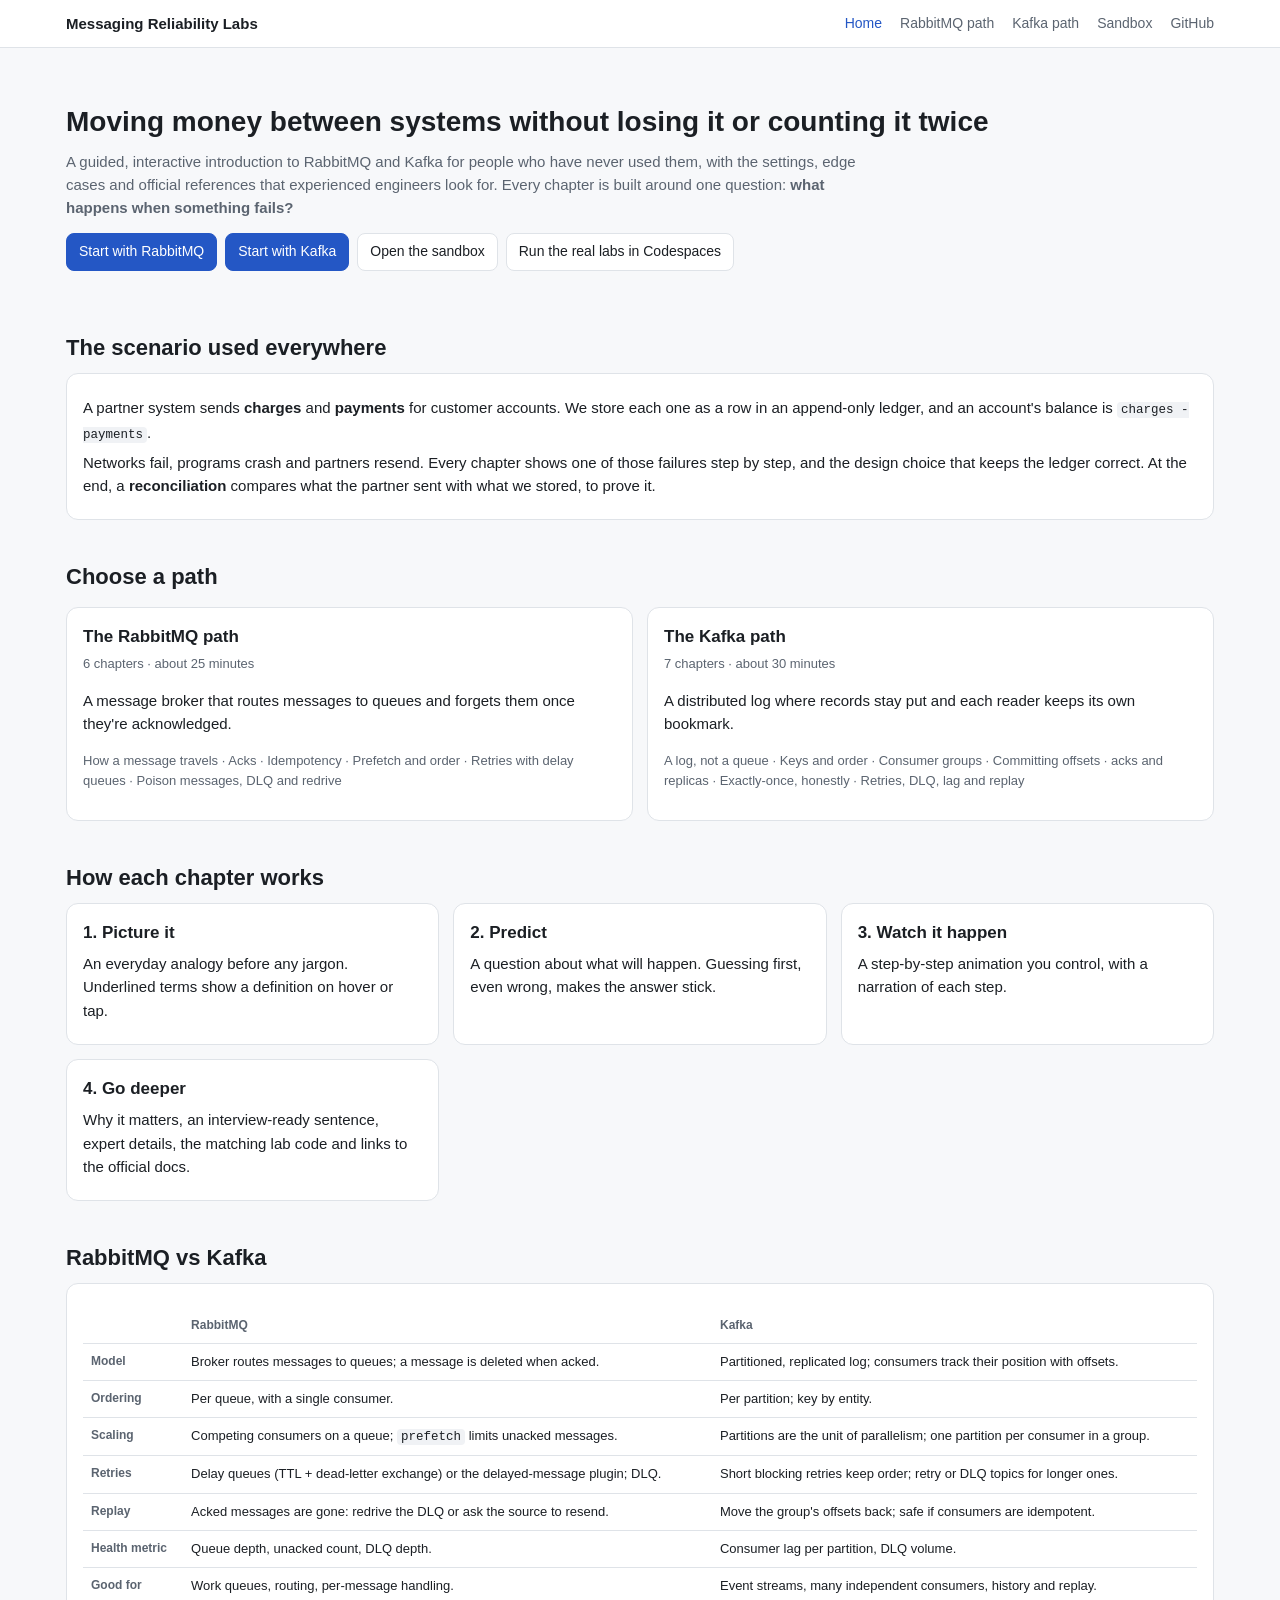
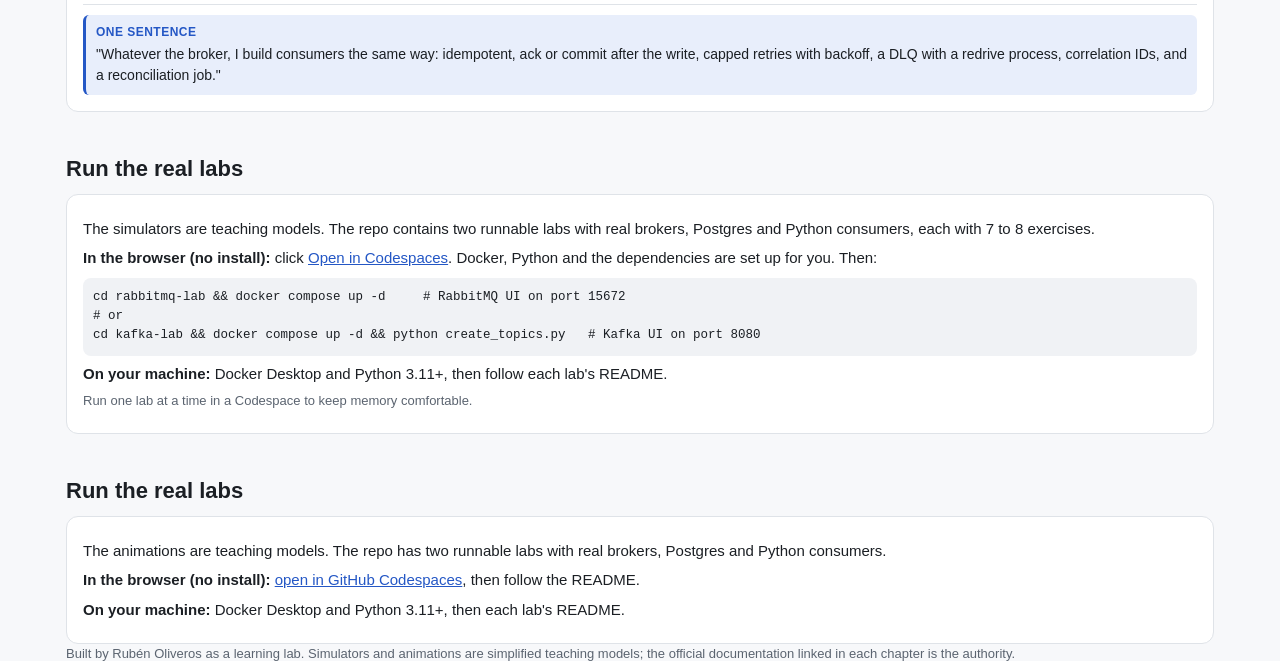
<file: docs/index.html>
<!doctype html>
<html lang="en"><head><meta charset="utf-8"><meta name="viewport" content="width=device-width, initial-scale=1">
<title>Messaging Reliability Labs</title><meta name="description" content="Learn RabbitMQ and Kafka reliability from scratch: guided interactive chapters, simulators and runnable labs.">
<link rel="stylesheet" href="assets/site.css"></head><body><div class="topbar"><div class="wrap"><a class="brand" href="index.html">Messaging Reliability Labs</a><a class="nav on" href="index.html">Home</a><a class="nav" href="rabbitmq.html">RabbitMQ path</a><a class="nav" href="kafka.html">Kafka path</a><a class="nav" href="sandbox.html">Sandbox</a><a class="nav" href="https://github.com/rubenoliveros/messaging-reliability-labs">GitHub</a></div></div>
<header style="border-bottom:0;background:transparent"><div class="wrap">
  <h1 style="margin-top:24px">Moving money between systems without losing it or counting it twice</h1>
  <p class="sub">A guided, interactive introduction to RabbitMQ and Kafka for people who have never used them, with the settings, edge cases and official references that experienced engineers look for. Every chapter is built around one question: <b>what happens when something fails?</b></p>
  <div class="btns">
    <a class="btn primary" href="rabbitmq.html">Start with RabbitMQ</a>
    <a class="btn primary" href="kafka.html">Start with Kafka</a>
    <a class="btn" href="sandbox.html">Open the sandbox</a>
    <a class="btn" href="https://codespaces.new/rubenoliveros/messaging-reliability-labs">Run the real labs in Codespaces</a>
  </div>
</div></header>
<main class="wrap">
<section id="scenario">
  <h2>The scenario used everywhere</h2>
  <div class="card">
  <p>A partner system sends <b>charges</b> and <b>payments</b> for customer accounts. We store each one as a row in an append-only ledger, and an account's balance is <code>charges - payments</code>.</p>
  <p>Networks fail, programs crash and partners resend. Every chapter shows one of those failures step by step, and the design choice that keeps the ledger correct. At the end, a <b>reconciliation</b> compares what the partner sent with what we stored, to prove it.</p>
  </div>
</section>
<section>
  <h2>Choose a path</h2>
  <div class="paths">
    <a class="pathcard" href="rabbitmq.html"><h3>The RabbitMQ path</h3><div class="meta">6 chapters · about 25 minutes</div>
      <p>A message broker that routes messages to queues and forgets them once they're acknowledged.</p>
      <p class="note">How a message travels · Acks · Idempotency · Prefetch and order · Retries with delay queues · Poison messages, DLQ and redrive</p></a>
    <a class="pathcard" href="kafka.html"><h3>The Kafka path</h3><div class="meta">7 chapters · about 30 minutes</div>
      <p>A distributed log where records stay put and each reader keeps its own bookmark.</p>
      <p class="note">A log, not a queue · Keys and order · Consumer groups · Committing offsets · acks and replicas · Exactly-once, honestly · Retries, DLQ, lag and replay</p></a>
  </div>
</section>
<section>
  <h2>How each chapter works</h2>
  <div class="grid-lessons">
    <div class="card"><h3>1. Picture it</h3><p>An everyday analogy before any jargon. Underlined terms show a definition on hover or tap.</p></div>
    <div class="card"><h3>2. Predict</h3><p>A question about what will happen. Guessing first, even wrong, makes the answer stick.</p></div>
    <div class="card"><h3>3. Watch it happen</h3><p>A step-by-step animation you control, with a narration of each step.</p></div>
    <div class="card"><h3>4. Go deeper</h3><p>Why it matters, an interview-ready sentence, expert details, the matching lab code and links to the official docs.</p></div>
  </div>
</section>
<section id="compare">
  <h2>RabbitMQ vs Kafka</h2>
  <div class="card">
    <table class="compare">
      <thead><tr><th></th><th>RabbitMQ</th><th>Kafka</th></tr></thead>
      <tbody>
        <tr><th>Model</th><td>Broker routes messages to queues; a message is deleted when acked.</td><td>Partitioned, replicated log; consumers track their position with offsets.</td></tr>
        <tr><th>Ordering</th><td>Per queue, with a single consumer.</td><td>Per partition; key by entity.</td></tr>
        <tr><th>Scaling</th><td>Competing consumers on a queue; <code>prefetch</code> limits unacked messages.</td><td>Partitions are the unit of parallelism; one partition per consumer in a group.</td></tr>
        <tr><th>Retries</th><td>Delay queues (TTL + dead-letter exchange) or the delayed-message plugin; DLQ.</td><td>Short blocking retries keep order; retry or DLQ topics for longer ones.</td></tr>
        <tr><th>Replay</th><td>Acked messages are gone: redrive the DLQ or ask the source to resend.</td><td>Move the group's offsets back; safe if consumers are idempotent.</td></tr>
        <tr><th>Health metric</th><td>Queue depth, unacked count, DLQ depth.</td><td>Consumer lag per partition, DLQ volume.</td></tr>
        <tr><th>Good for</th><td>Work queues, routing, per-message handling.</td><td>Event streams, many independent consumers, history and replay.</td></tr>
      </tbody>
    </table>
    <div class="say"><b>One sentence</b>"Whatever the broker, I build consumers the same way: idempotent, ack or commit after the write, capped retries with backoff, a DLQ with a redrive process, correlation IDs, and a reconciliation job."</div>
  </div>
</section>

<section id="run">
  <h2>Run the real labs</h2>
  <div class="card">
    <p>The simulators are teaching models. The repo contains two runnable labs with real brokers, Postgres and Python consumers, each with 7 to 8 exercises.</p>
    <p><b>In the browser (no install):</b> click <a href="https://codespaces.new/rubenoliveros/messaging-reliability-labs">Open in Codespaces</a>. Docker, Python and the dependencies are set up for you. Then:</p>
<pre>cd rabbitmq-lab &amp;&amp; docker compose up -d     # RabbitMQ UI on port 15672
# or
cd kafka-lab &amp;&amp; docker compose up -d && python create_topics.py   # Kafka UI on port 8080</pre>
    <p><b>On your machine:</b> Docker Desktop and Python 3.11+, then follow each lab's README.</p>
    <p class="note">Run one lab at a time in a Codespace to keep memory comfortable.</p>
  </div>
</section>


<section id="run">
  <h2>Run the real labs</h2>
  <div class="card">
    <p>The animations are teaching models. The repo has two runnable labs with real brokers, Postgres and Python consumers.</p>
    <p><b>In the browser (no install):</b> <a href="https://codespaces.new/rubenoliveros/messaging-reliability-labs">open in GitHub Codespaces</a>, then follow the README.</p>
    <p><b>On your machine:</b> Docker Desktop and Python 3.11+, then each lab's README.</p>
  </div>
</section>
</main><footer class="wrap">Built by Rubén Oliveros as a learning lab. Simulators and animations are simplified teaching models; the official documentation linked in each chapter is the authority.</footer>
<script src="assets/guide.js"></script></body></html>
</file>
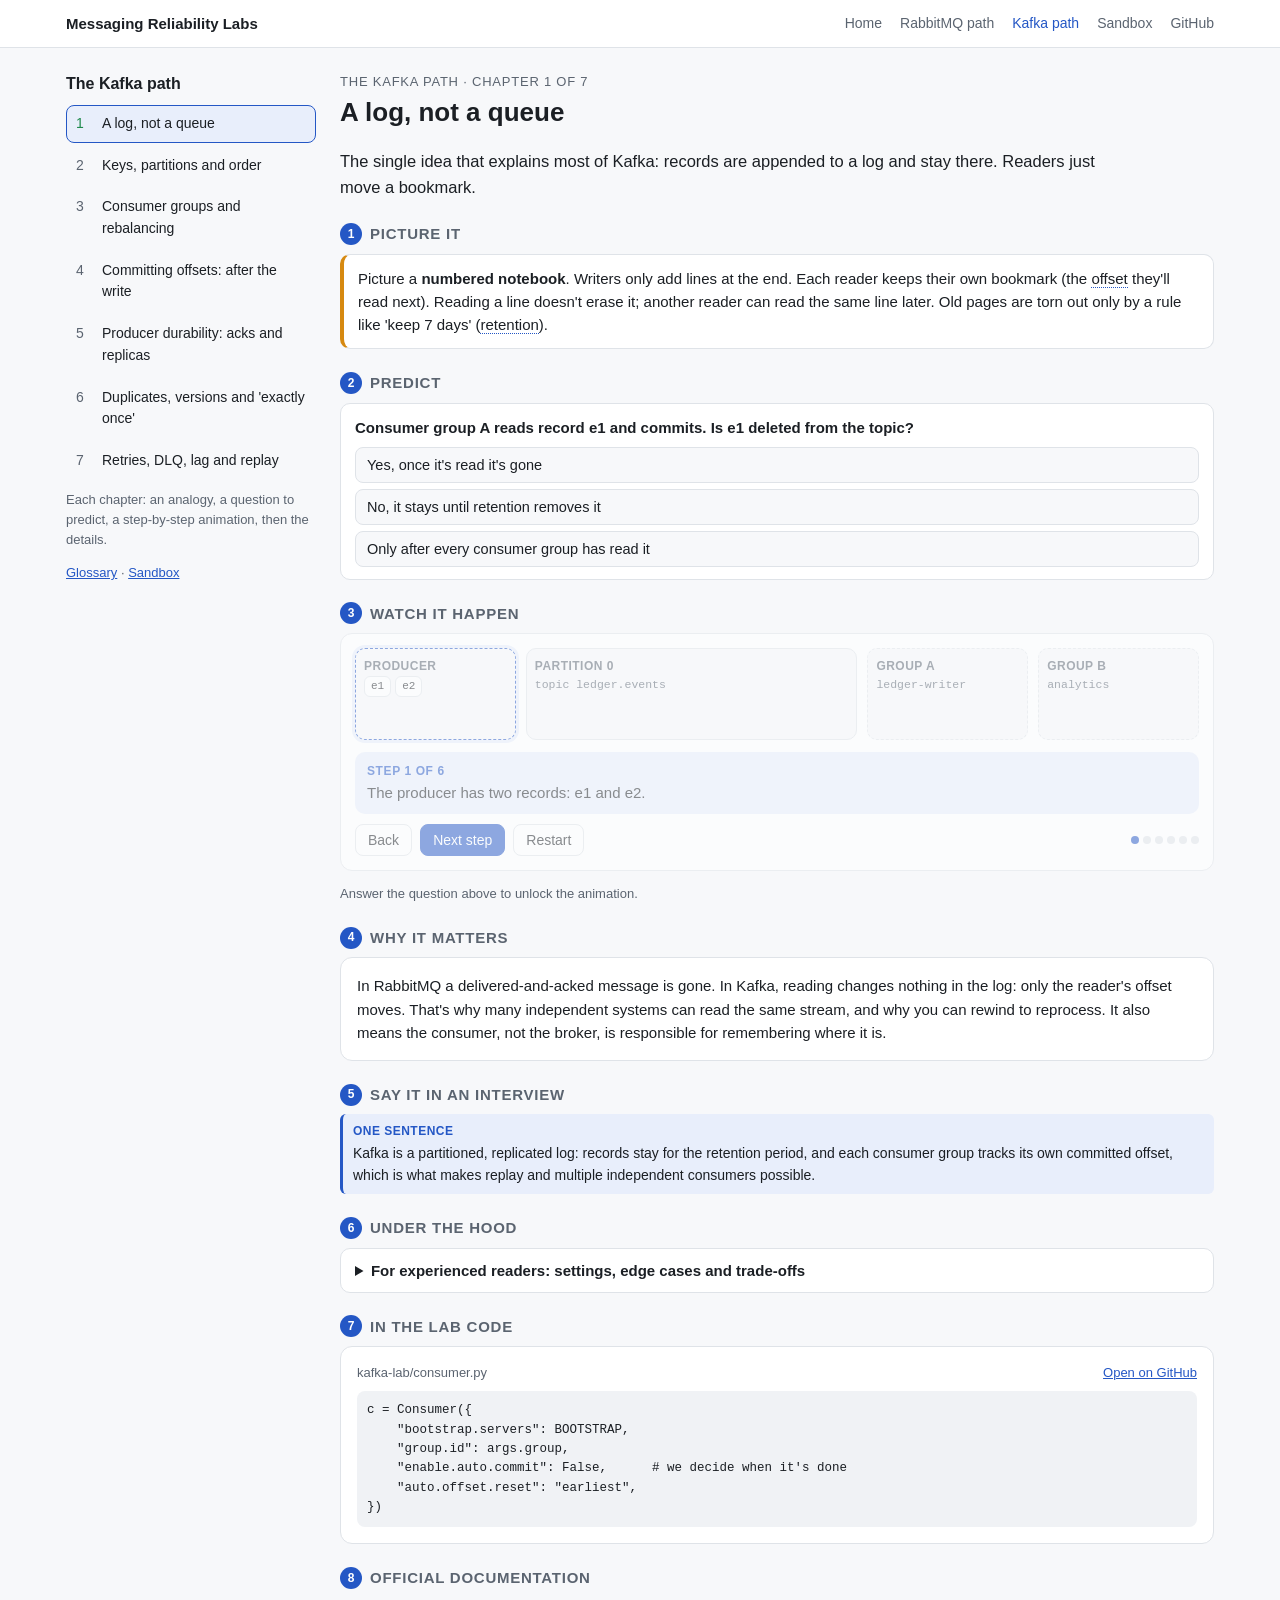
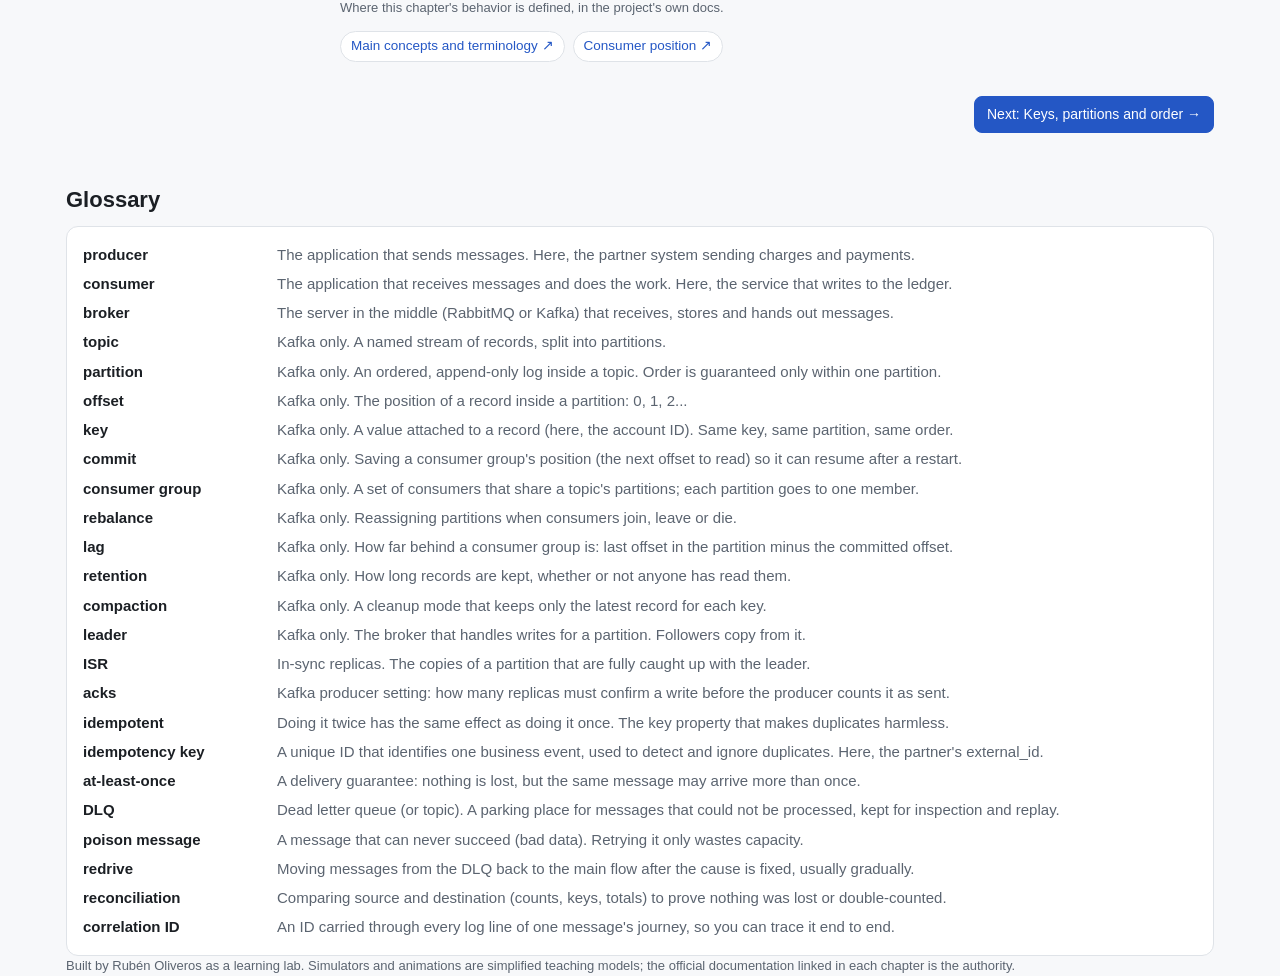
<file: docs/kafka.html>
<!doctype html>
<html lang="en"><head><meta charset="utf-8"><meta name="viewport" content="width=device-width, initial-scale=1">
<title>Kafka path · Messaging Reliability Labs</title><meta name="description" content="A guided, interactive introduction to Kafka reliability: delivery, acknowledgements, retries, ordering and replay.">
<link rel="stylesheet" href="assets/site.css"></head><body><div class="topbar"><div class="wrap"><a class="brand" href="index.html">Messaging Reliability Labs</a><a class="nav" href="index.html">Home</a><a class="nav" href="rabbitmq.html">RabbitMQ path</a><a class="nav on" href="kafka.html">Kafka path</a><a class="nav" href="sandbox.html">Sandbox</a><a class="nav" href="https://github.com/rubenoliveros/messaging-reliability-labs">GitHub</a></div></div>
<main class="wrap">
  <div class="path"><aside class="side" id="side"></aside><div id="chapter"></div></div>
  <section id="glossary" style="margin-top:40px"></section>
</main><footer class="wrap">Built by Rubén Oliveros as a learning lab. Simulators and animations are simplified teaching models; the official documentation linked in each chapter is the authority.</footer>
<script src="assets/guide.js"></script><script src="assets/kafka-chapters.js"></script>
<script>renderPath(KAFKA_PATH);</script></body></html>
</file>
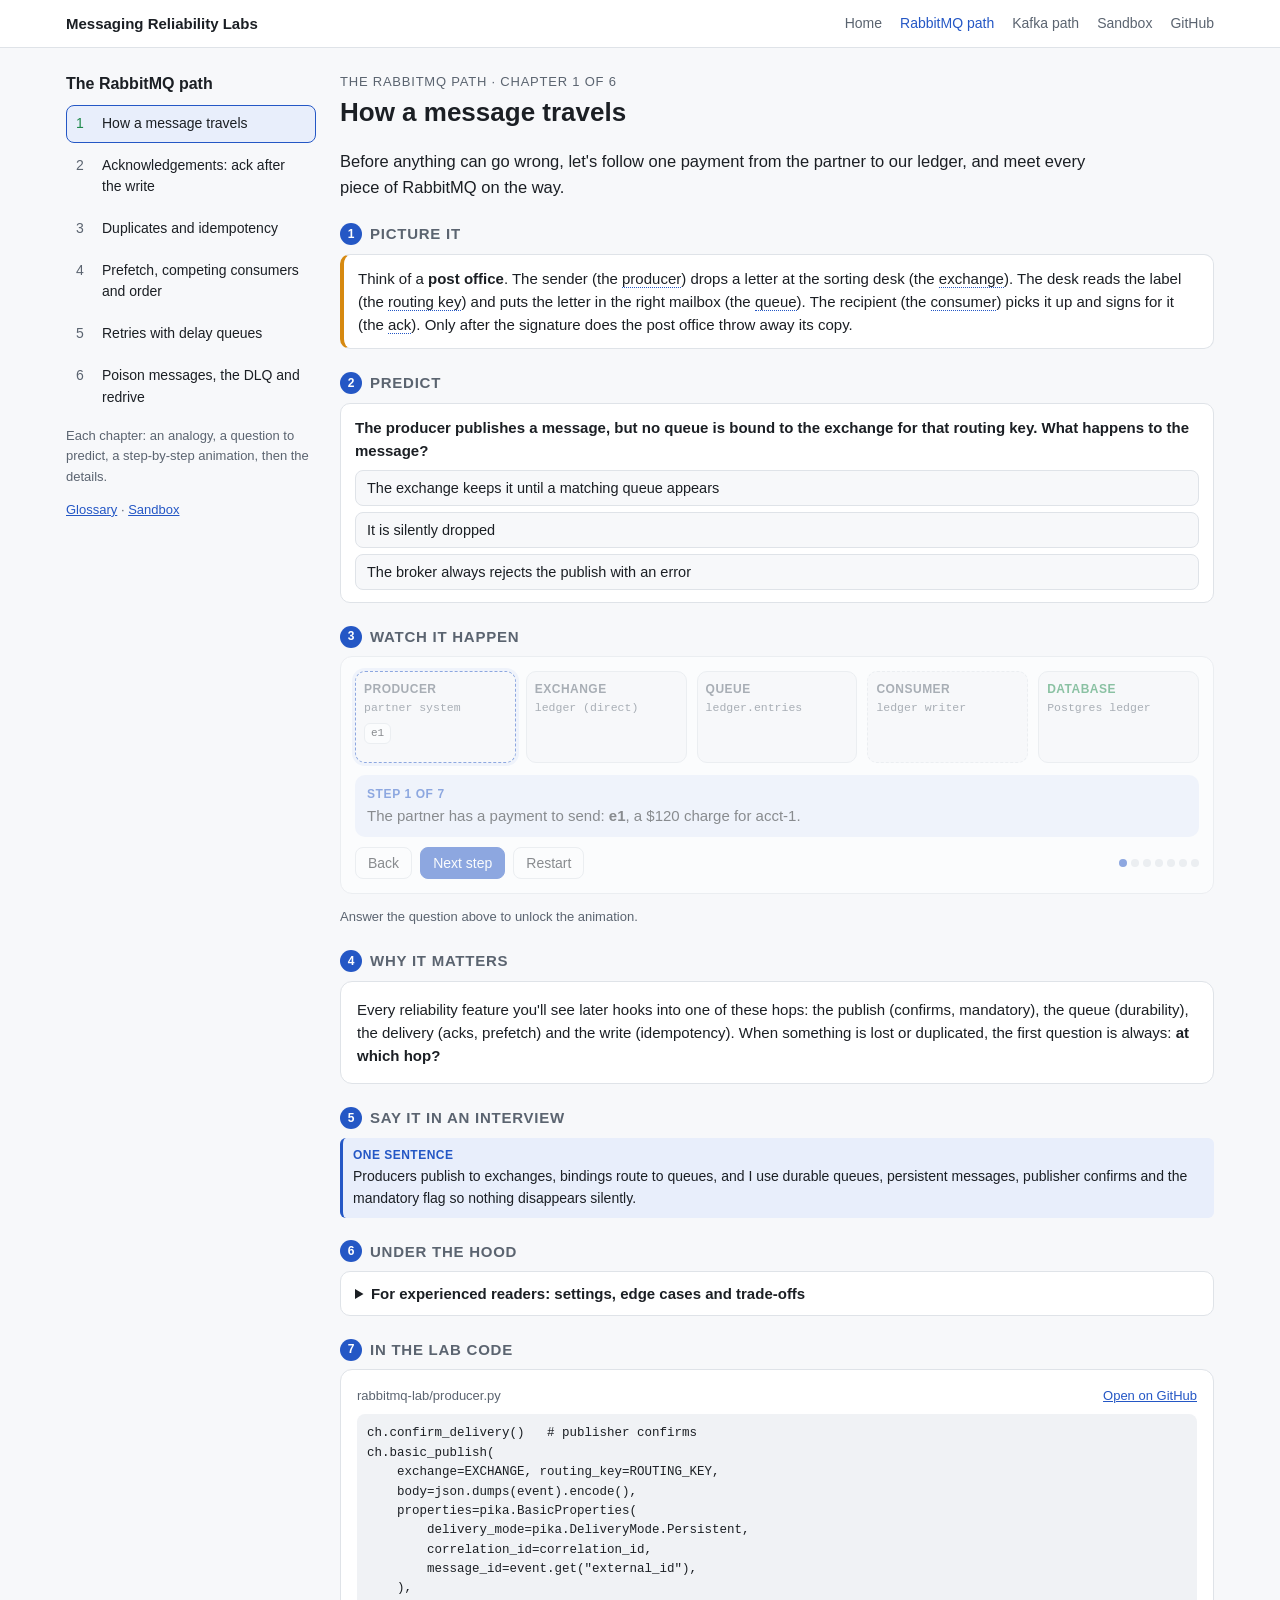
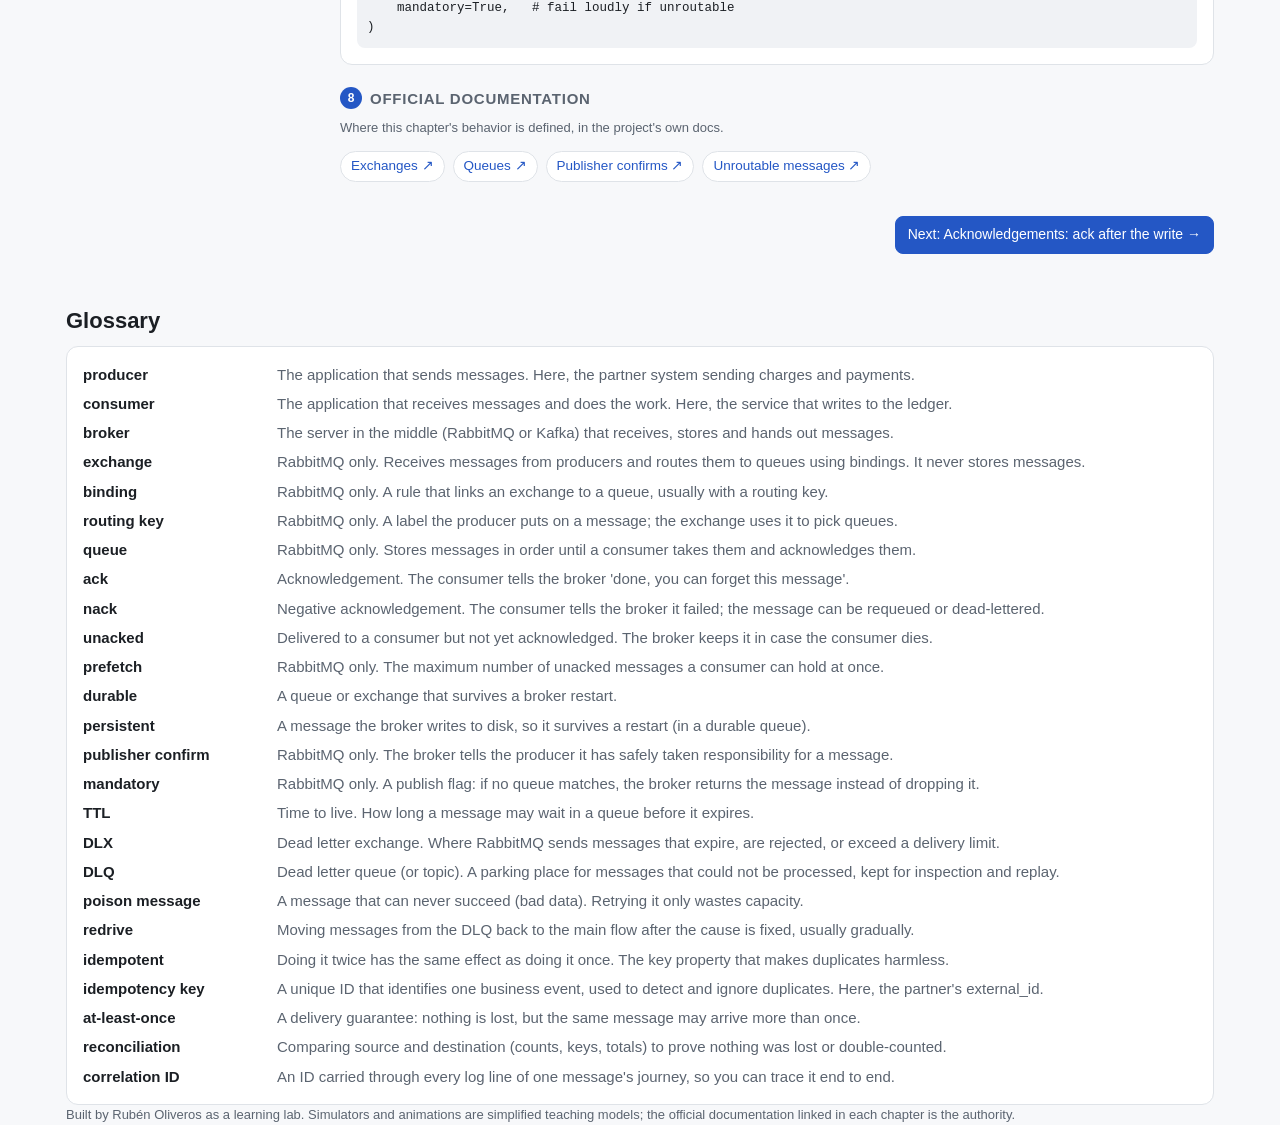
<file: docs/rabbitmq.html>
<!doctype html>
<html lang="en"><head><meta charset="utf-8"><meta name="viewport" content="width=device-width, initial-scale=1">
<title>RabbitMQ path · Messaging Reliability Labs</title><meta name="description" content="A guided, interactive introduction to RabbitMQ reliability: delivery, acknowledgements, retries, ordering and replay.">
<link rel="stylesheet" href="assets/site.css"></head><body><div class="topbar"><div class="wrap"><a class="brand" href="index.html">Messaging Reliability Labs</a><a class="nav" href="index.html">Home</a><a class="nav on" href="rabbitmq.html">RabbitMQ path</a><a class="nav" href="kafka.html">Kafka path</a><a class="nav" href="sandbox.html">Sandbox</a><a class="nav" href="https://github.com/rubenoliveros/messaging-reliability-labs">GitHub</a></div></div>
<main class="wrap">
  <div class="path"><aside class="side" id="side"></aside><div id="chapter"></div></div>
  <section id="glossary" style="margin-top:40px"></section>
</main><footer class="wrap">Built by Rubén Oliveros as a learning lab. Simulators and animations are simplified teaching models; the official documentation linked in each chapter is the authority.</footer>
<script src="assets/guide.js"></script><script src="assets/rabbit-chapters.js"></script>
<script>renderPath(RABBIT_PATH);</script></body></html>
</file>
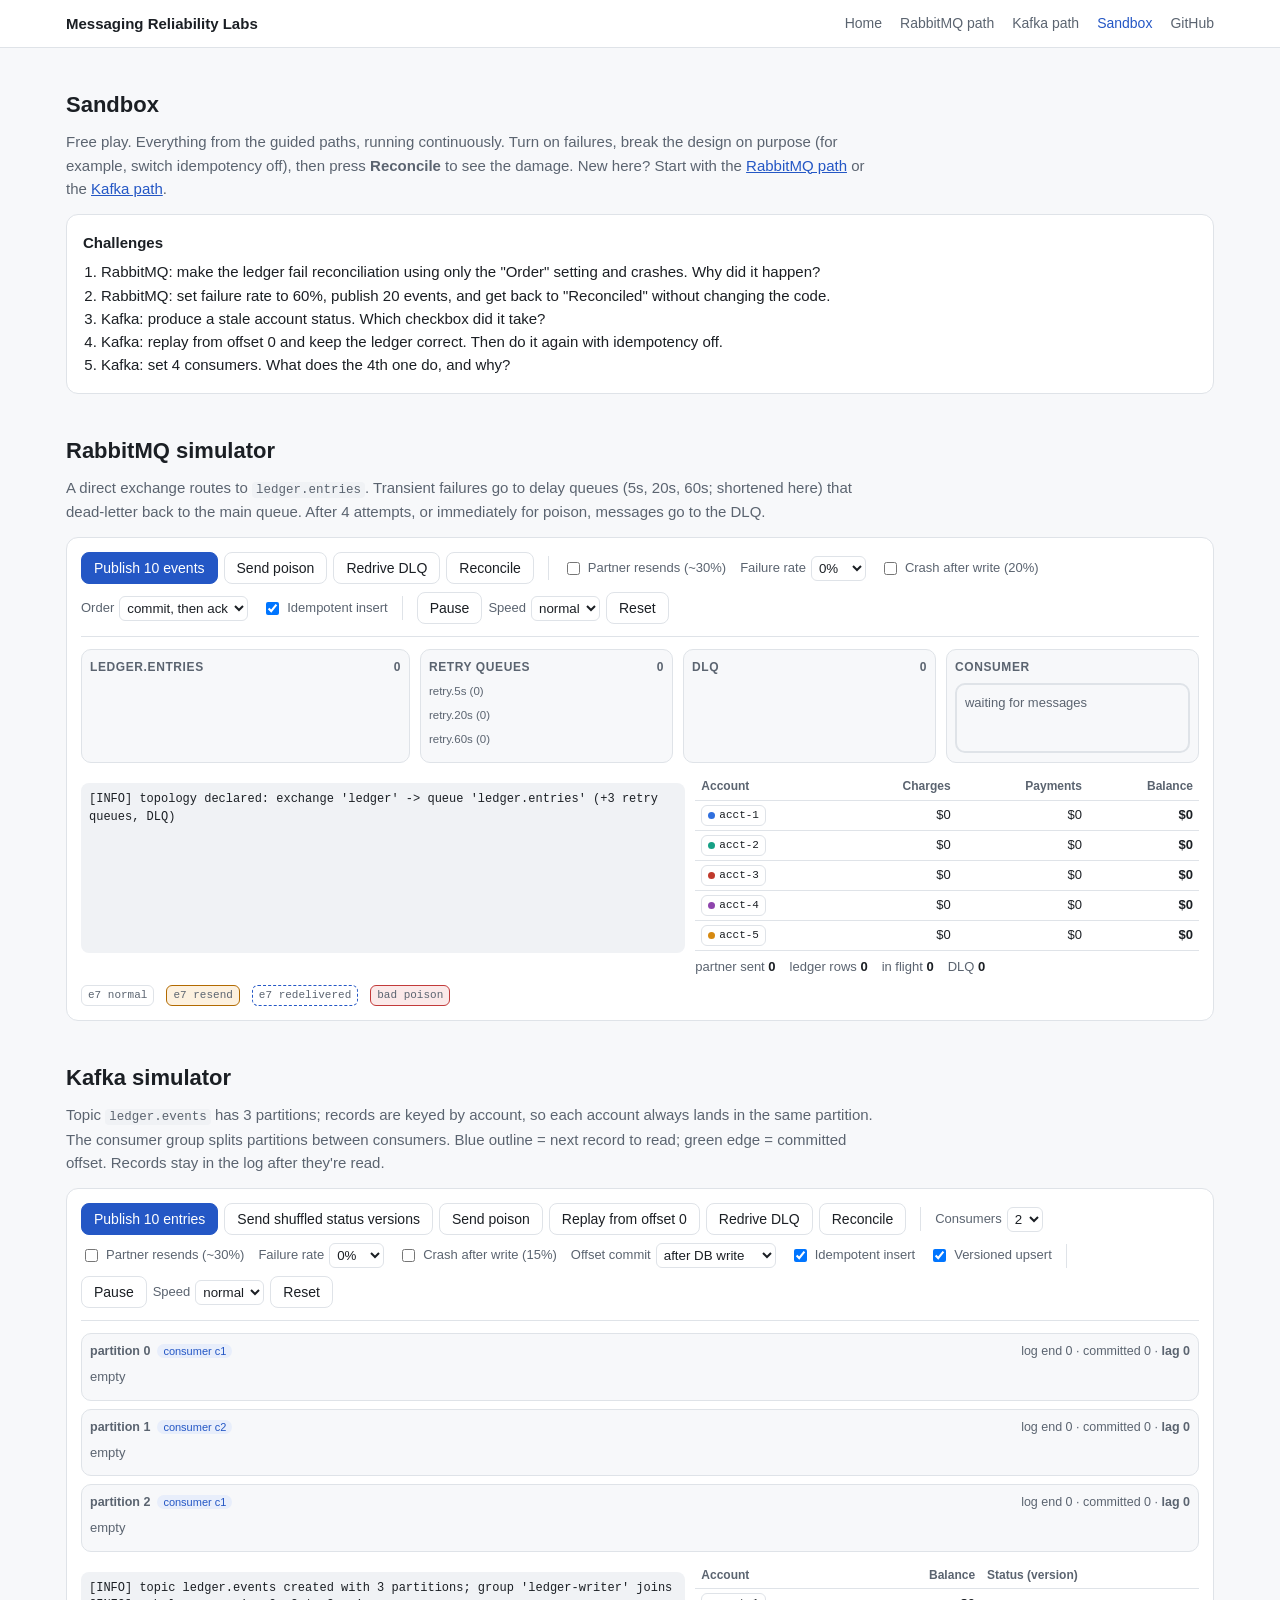
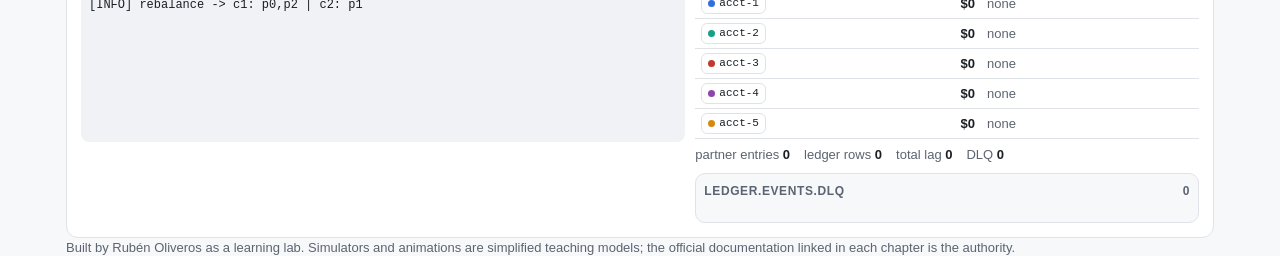
<file: docs/sandbox.html>
<!doctype html>
<html lang="en"><head><meta charset="utf-8"><meta name="viewport" content="width=device-width, initial-scale=1">
<title>Sandbox · Messaging Reliability Labs</title><meta name="description" content="Free-play RabbitMQ and Kafka simulators: break things on purpose and reconcile.">
<link rel="stylesheet" href="assets/site.css"></head><body><div class="topbar"><div class="wrap"><a class="brand" href="index.html">Messaging Reliability Labs</a><a class="nav" href="index.html">Home</a><a class="nav" href="rabbitmq.html">RabbitMQ path</a><a class="nav" href="kafka.html">Kafka path</a><a class="nav on" href="sandbox.html">Sandbox</a><a class="nav" href="https://github.com/rubenoliveros/messaging-reliability-labs">GitHub</a></div></div>
<main class="wrap">
<section><h2>Sandbox</h2>
<p class="sub">Free play. Everything from the guided paths, running continuously. Turn on failures, break the design on purpose (for example, switch idempotency off), then press <b>Reconcile</b> to see the damage. New here? Start with the <a href="rabbitmq.html">RabbitMQ path</a> or the <a href="kafka.html">Kafka path</a>.</p>
<div class="card"><b>Challenges</b>
<ol style="margin:6px 0 0 18px;padding:0">
<li>RabbitMQ: make the ledger fail reconciliation using only the "Order" setting and crashes. Why did it happen?</li>
<li>RabbitMQ: set failure rate to 60%, publish 20 events, and get back to "Reconciled" without changing the code.</li>
<li>Kafka: produce a stale account status. Which checkbox did it take?</li>
<li>Kafka: replay from offset 0 and keep the ledger correct. Then do it again with idempotency off.</li>
<li>Kafka: set 4 consumers. What does the 4th one do, and why?</li>
</ol></div>
</section>
<!-- ========================= RABBITMQ ========================= -->
<section id="rabbit">
  <h2>RabbitMQ simulator</h2>
  <p class="sub">A direct exchange routes to <code>ledger.entries</code>. Transient failures go to delay queues (5s, 20s, 60s; shortened here) that dead-letter back to the main queue. After 4 attempts, or immediately for poison, messages go to the DLQ.</p>
  <div class="sim">
    <div class="controls">
      <div class="group">
        <button class="btn primary" id="r-pub">Publish 10 events</button>
        <button class="btn" id="r-poison">Send poison</button>
        <button class="btn" id="r-redrive">Redrive DLQ</button>
        <button class="btn" id="r-recon">Reconcile</button>
      </div>
      <span class="sep"></span>
      <label><input type="checkbox" id="r-dup"> Partner resends (~30%)</label>
      <label>Failure rate <select id="r-fail"><option value="0">0%</option><option value="0.3">30%</option><option value="0.6">60%</option></select></label>
      <label><input type="checkbox" id="r-crash"> Crash after write (20%)</label>
      <label>Order <select id="r-order"><option value="commit">commit, then ack</option><option value="ack">ack, then commit</option></select></label>
      <label><input type="checkbox" id="r-idem" checked> Idempotent insert</label>
      <span class="sep"></span>
      <div class="group">
        <button class="btn" id="r-play">Pause</button>
        <label>Speed <select id="r-speed"><option value="900">slow</option><option value="500" selected>normal</option><option value="200">fast</option></select></label>
        <button class="btn" id="r-reset">Reset</button>
      </div>
    </div>

    <div class="lanes r-lanes">
      <div class="lane"><h4>ledger.entries <span id="r-main-n">0</span></h4><div class="chips" id="r-main"></div></div>
      <div class="lane"><h4>retry queues <span id="r-retry-n">0</span></h4><div id="r-retry" class="note"></div></div>
      <div class="lane"><h4>DLQ <span id="r-dlq-n">0</span></h4><div class="chips" id="r-dlq"></div></div>
      <div class="lane"><h4>consumer</h4><div class="consumer" id="r-consumer"><div class="what note">waiting</div></div></div>
    </div>

    <div class="row2">
      <div>
        <div class="log" id="r-log"></div>
        <div class="recon" id="r-recon-out"></div>
      </div>
      <div>
        <table><thead><tr><th>Account</th><th class="num">Charges</th><th class="num">Payments</th><th class="num">Balance</th></tr></thead><tbody id="r-bal"></tbody></table>
        <div class="stats" id="r-stats"></div>
      </div>
    </div>
    <div class="legend"><span class="chip">e7 normal</span><span class="chip dup">e7 resend</span><span class="chip redel">e7 redelivered</span><span class="chip poison">bad poison</span></div>
  </div>
</section>

<!-- ========================= KAFKA ========================= -->
<section id="kafka">
  <h2>Kafka simulator</h2>
  <p class="sub">Topic <code>ledger.events</code> has 3 partitions; records are keyed by account, so each account always lands in the same partition. The consumer group splits partitions between consumers. Blue outline = next record to read; green edge = committed offset. Records stay in the log after they're read.</p>
  <div class="sim">
    <div class="controls">
      <div class="group">
        <button class="btn primary" id="k-pub">Publish 10 entries</button>
        <button class="btn" id="k-status">Send shuffled status versions</button>
        <button class="btn" id="k-poison">Send poison</button>
        <button class="btn" id="k-replay">Replay from offset 0</button>
        <button class="btn" id="k-redrive">Redrive DLQ</button>
        <button class="btn" id="k-recon">Reconcile</button>
      </div>
      <span class="sep"></span>
      <label>Consumers <select id="k-cons"><option>1</option><option selected>2</option><option>3</option><option>4</option></select></label>
      <label><input type="checkbox" id="k-dup"> Partner resends (~30%)</label>
      <label>Failure rate <select id="k-fail"><option value="0">0%</option><option value="0.3">30%</option><option value="0.6">60%</option></select></label>
      <label><input type="checkbox" id="k-crash"> Crash after write (15%)</label>
      <label>Offset commit <select id="k-order"><option value="after">after DB write</option><option value="before">before DB write</option></select></label>
      <label><input type="checkbox" id="k-idem" checked> Idempotent insert</label>
      <label><input type="checkbox" id="k-ver" checked> Versioned upsert</label>
      <span class="sep"></span>
      <div class="group">
        <button class="btn" id="k-play">Pause</button>
        <label>Speed <select id="k-speed"><option value="900">slow</option><option value="500" selected>normal</option><option value="200">fast</option></select></label>
        <button class="btn" id="k-reset">Reset</button>
      </div>
    </div>

    <div class="parts" id="k-parts"></div>

    <div class="row2">
      <div>
        <div class="log" id="k-log"></div>
        <div class="recon" id="k-recon-out"></div>
      </div>
      <div>
        <table><thead><tr><th>Account</th><th class="num">Balance</th><th>Status (version)</th></tr></thead><tbody id="k-bal"></tbody></table>
        <div class="stats" id="k-stats"></div>
        <div class="lane" style="margin-top:8px;min-height:50px"><h4>ledger.events.dlq <span id="k-dlq-n">0</span></h4><div class="chips" id="k-dlq"></div></div>
      </div>
    </div>
  </div>
</section>


</main><footer class="wrap">Built by Rubén Oliveros as a learning lab. Simulators and animations are simplified teaching models; the official documentation linked in each chapter is the authority.</footer>
<script src="assets/sandbox.js"></script></body></html>
</file>
<file: docs/assets/site.css>
:root{
  --bg:#f7f8fa; --panel:#ffffff; --ink:#1b1f24; --muted:#5b6470; --line:#dfe3e8;
  --accent:#2457c5; --accent-soft:#e8eefb; --ok:#1f8a4c; --ok-soft:#e6f4ec;
  --warn:#b26a00; --warn-soft:#fdf1df; --bad:#c23a3a; --bad-soft:#fbe9e9; --code:#f0f2f5;
  --a1:#2f6fde; --a2:#16a085; --a3:#c0392b; --a4:#8e44ad; --a5:#d68910;
}
@media (prefers-color-scheme: dark){
  :root:not([data-theme="light"]){
    --bg:#0f1216; --panel:#171b21; --ink:#e7eaee; --muted:#9aa4b0; --line:#2a3039;
    --accent:#6f9bff; --accent-soft:#1c2740; --ok:#4cc27e; --ok-soft:#15291e;
    --warn:#f0a33a; --warn-soft:#2e2412; --bad:#ef6b6b; --bad-soft:#321818; --code:#1e232b;
  }
}
*{box-sizing:border-box}
body{margin:0;background:var(--bg);color:var(--ink);font:15px/1.55 -apple-system,BlinkMacSystemFont,"Segoe UI",Roboto,Helvetica,Arial,sans-serif}
a{color:var(--accent)}
.wrap{max-width:1180px;margin:0 auto;padding:0 16px}
header{background:var(--panel);border-bottom:1px solid var(--line)}
header .wrap{padding-top:28px;padding-bottom:20px}
h1{margin:0 0 6px;font-size:28px}
h2{font-size:22px;margin:40px 0 8px}
h3{font-size:17px;margin:0 0 6px}
.sub{color:var(--muted);margin:0 0 14px;max-width:820px}
.btns{display:flex;gap:8px;flex-wrap:wrap}
.btn{display:inline-block;border:1px solid var(--line);background:var(--panel);color:var(--ink);padding:7px 12px;border-radius:8px;font-size:14px;cursor:pointer;text-decoration:none}
.btn.primary{background:var(--accent);border-color:var(--accent);color:#fff}
.btn:hover{border-color:var(--accent)}
nav.toc{position:sticky;top:0;z-index:5;background:var(--bg);border-bottom:1px solid var(--line)}
nav.toc .wrap{display:flex;gap:16px;overflow-x:auto;padding-top:10px;padding-bottom:10px;white-space:nowrap}
nav.toc a{text-decoration:none;color:var(--muted);font-size:14px}
nav.toc a:hover{color:var(--accent)}
.grid-lessons{display:grid;grid-template-columns:repeat(auto-fill,minmax(320px,1fr));gap:14px}
.card{background:var(--panel);border:1px solid var(--line);border-radius:12px;padding:16px}
.card p{margin:6px 0}
.say{background:var(--accent-soft);border-left:3px solid var(--accent);padding:8px 10px;border-radius:6px;margin-top:10px;font-size:14px}
.say b{display:block;font-size:12px;text-transform:uppercase;letter-spacing:.04em;color:var(--accent);margin-bottom:2px}
.try{font-size:13px;color:var(--muted);margin-top:8px}
code,pre{font-family:ui-monospace,SFMono-Regular,Consolas,Menlo,monospace;font-size:12.5px}
pre{background:var(--code);border-radius:8px;padding:10px;overflow-x:auto;margin:8px 0 0}
code{background:var(--code);padding:1px 4px;border-radius:4px}
.sim{background:var(--panel);border:1px solid var(--line);border-radius:12px;padding:14px;margin-top:12px}
.controls{display:flex;flex-wrap:wrap;gap:8px 14px;align-items:center;padding-bottom:12px;border-bottom:1px solid var(--line);margin-bottom:12px}
.controls label{font-size:13px;color:var(--muted);display:flex;align-items:center;gap:5px}
.controls select{background:var(--panel);color:var(--ink);border:1px solid var(--line);border-radius:6px;padding:3px}
.group{display:flex;gap:6px;flex-wrap:wrap;align-items:center}
.sep{width:1px;height:24px;background:var(--line)}
.lanes{display:grid;gap:10px}
.r-lanes{grid-template-columns:1.3fr 1fr 1fr 1fr}
@media (max-width:860px){.r-lanes{grid-template-columns:1fr 1fr}}
.lane{border:1px solid var(--line);border-radius:10px;padding:8px;min-height:96px;background:var(--bg)}
.lane h4{margin:0 0 6px;font-size:12px;text-transform:uppercase;letter-spacing:.05em;color:var(--muted);display:flex;justify-content:space-between}
.chips{display:flex;flex-wrap:wrap;gap:4px}
.chip{font:11px/1 ui-monospace,Consolas,monospace;padding:4px 6px;border-radius:6px;background:var(--panel);border:1px solid var(--line);display:inline-flex;gap:4px;align-items:center}
.chip .dot{width:7px;height:7px;border-radius:50%}
.chip.dup{border-color:var(--warn);background:var(--warn-soft)}
.chip.poison{border-color:var(--bad);background:var(--bad-soft)}
.chip.redel{border-style:dashed;border-color:var(--accent)}
.chip.status{border-color:var(--a4)}
.row2{display:grid;grid-template-columns:1.2fr 1fr;gap:10px;margin-top:10px}
@media (max-width:860px){.row2{grid-template-columns:1fr}}
.consumer{border:2px solid var(--line);border-radius:10px;padding:8px;background:var(--bg);min-height:70px}
.consumer.crashed{border-color:var(--bad)}
.consumer .what{font-size:13px}
table{border-collapse:collapse;width:100%;font-size:13px}
th,td{text-align:left;padding:4px 6px;border-bottom:1px solid var(--line)}
th{color:var(--muted);font-weight:600;font-size:12px}
td.num,th.num{text-align:right;font-variant-numeric:tabular-nums}
.log{height:170px;overflow-y:auto;font:12px/1.45 ui-monospace,Consolas,monospace;background:var(--code);border-radius:8px;padding:8px;margin-top:10px}
.log .WARN{color:var(--warn)} .log .ERROR{color:var(--bad)} .log .OK{color:var(--ok)}
.recon{margin-top:10px;border-radius:8px;padding:10px;font-size:13.5px;display:none}
.recon.ok{display:block;background:var(--ok-soft);border:1px solid var(--ok)}
.recon.bad{display:block;background:var(--bad-soft);border:1px solid var(--bad)}
.stats{display:flex;gap:14px;flex-wrap:wrap;font-size:13px;color:var(--muted);margin-top:6px}
.stats b{color:var(--ink)}
.parts{display:grid;gap:8px}
.part{border:1px solid var(--line);border-radius:10px;padding:8px;background:var(--bg)}
.part .hdr{display:flex;justify-content:space-between;font-size:12.5px;color:var(--muted);margin-bottom:6px;flex-wrap:wrap;gap:6px}
.cells{display:flex;gap:3px;overflow-x:auto;padding-bottom:4px}
.cell{flex:0 0 auto;min-width:44px;border:1px solid var(--line);border-radius:6px;padding:3px 4px;font:10.5px/1.25 ui-monospace,Consolas,monospace;background:var(--panel);position:relative}
.cell .off{color:var(--muted);font-size:9.5px}
.cell.done{opacity:.55}
.cell.pos{outline:2px solid var(--accent)}
.cell.committed-edge{box-shadow:inset 3px 0 0 var(--ok)}
.cell.poison{background:var(--bad-soft)} .cell.dup{background:var(--warn-soft)} .cell.status{border-color:var(--a4)}
.tag{font-size:11px;padding:1px 6px;border-radius:10px;background:var(--accent-soft);color:var(--accent)}
.tag.idle{background:var(--code);color:var(--muted)}
.tag.retry{background:var(--warn-soft);color:var(--warn)}
.legend{font-size:12px;color:var(--muted);display:flex;gap:12px;flex-wrap:wrap;margin-top:8px}
.compare{width:100%;margin-top:8px}
.compare td,.compare th{vertical-align:top;padding:8px}
footer{color:var(--muted);font-size:13px;padding:40px 0}
.note{font-size:13px;color:var(--muted)}

/* ---------- site header nav ---------- */
.topbar{background:var(--panel);border-bottom:1px solid var(--line)}
.topbar .wrap{display:flex;gap:18px;align-items:center;padding-top:12px;padding-bottom:12px;flex-wrap:wrap}
.topbar .brand{font-weight:700;color:var(--ink);text-decoration:none;margin-right:auto}
.topbar a.nav{color:var(--muted);text-decoration:none;font-size:14px}
.topbar a.nav:hover,.topbar a.nav.on{color:var(--accent)}

/* ---------- guided path layout ---------- */
.path{display:grid;grid-template-columns:250px 1fr;gap:24px;margin-top:24px}
@media (max-width:900px){.path{grid-template-columns:1fr}}
.side{position:sticky;top:12px;align-self:start}
@media (max-width:900px){.side{position:static}}
.side h2{font-size:16px;margin:0 0 8px}
.side ol{list-style:none;margin:0;padding:0;display:grid;gap:4px}
.side li a{display:flex;gap:8px;padding:7px 9px;border-radius:8px;text-decoration:none;color:var(--ink);font-size:14px;border:1px solid transparent}
.side li a .n{color:var(--muted);font-variant-numeric:tabular-nums;min-width:18px}
.side li a.on{background:var(--accent-soft);border-color:var(--accent)}
.side li a.seen .n{color:var(--ok)}
.side .note{margin-top:10px}
.chapter h1{font-size:26px;margin:0 0 4px}
.chapter .kicker{color:var(--muted);font-size:13px;text-transform:uppercase;letter-spacing:.06em}
.chapter .lead{font-size:16.5px;max-width:760px}
.block{margin-top:22px}
.block > h3{display:flex;align-items:center;gap:8px;font-size:15px;text-transform:uppercase;letter-spacing:.05em;color:var(--muted);margin:0 0 8px}
.block > h3 .num{display:inline-grid;place-items:center;width:22px;height:22px;border-radius:50%;background:var(--accent);color:#fff;font-size:12px;letter-spacing:0}
.analogy{background:var(--panel);border:1px solid var(--line);border-left:4px solid var(--a5);border-radius:10px;padding:12px 14px}
.quiz{background:var(--panel);border:1px solid var(--line);border-radius:10px;padding:12px 14px}
.quiz .q{font-weight:600;margin-bottom:8px}
.quiz .opts{display:grid;gap:6px}
.quiz button.opt{text-align:left;border:1px solid var(--line);background:var(--bg);color:var(--ink);border-radius:8px;padding:9px 11px;cursor:pointer;font-size:14.5px}
.quiz button.opt:hover{border-color:var(--accent)}
.quiz button.opt.right{border-color:var(--ok);background:var(--ok-soft)}
.quiz button.opt.wrong{border-color:var(--bad);background:var(--bad-soft)}
.quiz .why{display:none;margin-top:10px;font-size:14.5px}
.quiz.answered .why{display:block}

/* stage */
.stage{background:var(--panel);border:1px solid var(--line);border-radius:12px;padding:14px;position:relative}
.stage.locked{opacity:.5;pointer-events:none}
.nodes{display:grid;grid-template-columns:repeat(auto-fit,minmax(150px,1fr));gap:10px;position:relative}
.node{border:1.5px solid var(--line);border-radius:10px;padding:8px;background:var(--bg);min-height:92px;transition:border-color .25s, box-shadow .25s}
.node .lbl{font-size:12px;font-weight:700;text-transform:uppercase;letter-spacing:.04em;color:var(--muted)}
.node .subl{font-size:11.5px;color:var(--muted);margin-bottom:6px;font-family:ui-monospace,Consolas,monospace}
.node.k-actor{border-style:dashed}
.node.k-store .lbl{color:var(--ok)}
.node.k-bad .lbl{color:var(--bad)}
.node.hl{border-color:var(--accent);box-shadow:0 0 0 3px var(--accent-soft)}
.node.boom{border-color:var(--bad);box-shadow:0 0 0 3px var(--bad-soft)}
.node .items{display:flex;flex-wrap:wrap;gap:4px}
.node .line{font-size:12.5px;width:100%}
.node .line.okline{color:var(--ok)} .node .line.badline{color:var(--bad)} .node .line.warnline{color:var(--warn)}
.flyer{position:absolute;z-index:3;padding:3px 7px;border-radius:12px;background:var(--accent);color:#fff;font:11px/1.2 ui-monospace,Consolas,monospace;pointer-events:none;transition:transform .7s ease-in-out, opacity .3s}
@media (prefers-reduced-motion: reduce){.flyer{transition:none}}
.narr{margin-top:12px;background:var(--accent-soft);border-radius:10px;padding:10px 12px;font-size:15px;min-height:52px}
.narr .stepno{font-size:12px;color:var(--accent);font-weight:700;text-transform:uppercase;letter-spacing:.05em}
.player{display:flex;gap:8px;align-items:center;margin-top:10px;flex-wrap:wrap}
.dots{display:flex;gap:4px;margin-left:auto}
.dots span{width:8px;height:8px;border-radius:50%;background:var(--line)}
.dots span.on{background:var(--accent)}
details.hood{background:var(--panel);border:1px solid var(--line);border-radius:10px;padding:10px 14px}
details.hood summary{cursor:pointer;font-weight:600}
details.hood ul{margin:8px 0 0 18px;padding:0}
details.hood li{margin-bottom:6px}
.docs a{display:inline-block;margin:0 8px 6px 0;font-size:13.5px;border:1px solid var(--line);border-radius:999px;padding:4px 10px;text-decoration:none;background:var(--panel)}
.docs a:hover{border-color:var(--accent)}
.codehead{display:flex;justify-content:space-between;align-items:center;font-size:13px;color:var(--muted)}
.chapnav{display:flex;justify-content:space-between;gap:8px;margin:28px 0 10px;flex-wrap:wrap}

/* glossary */
.term{border-bottom:1px dotted var(--accent);cursor:help}
.tip{position:absolute;z-index:20;max-width:300px;background:var(--ink);color:var(--bg);font-size:13px;line-height:1.45;padding:8px 10px;border-radius:8px;box-shadow:0 6px 20px rgba(0,0,0,.2);display:none}
.tip b{display:block;margin-bottom:2px}
.gloss dl{display:grid;grid-template-columns:180px 1fr;gap:6px 14px;margin:0}
@media (max-width:640px){.gloss dl{grid-template-columns:1fr}}
.gloss dt{font-weight:600}
.gloss dd{margin:0;color:var(--muted)}

/* home */
.paths{display:grid;grid-template-columns:repeat(auto-fit,minmax(280px,1fr));gap:14px;margin-top:12px}
.pathcard{display:block;text-decoration:none;color:var(--ink);background:var(--panel);border:1px solid var(--line);border-radius:12px;padding:16px}
.pathcard:hover{border-color:var(--accent)}
.pathcard h3{margin:0 0 4px}
.pathcard .meta{font-size:13px;color:var(--muted)}
.path > *{min-width:0}
.chapter pre{max-width:100%}
.nodes{min-width:0}
@media (max-width:640px){.nodes{grid-template-columns:repeat(2,minmax(0,1fr)) !important}.topbar .wrap{gap:10px}.topbar .brand{width:100%}}
</file>
